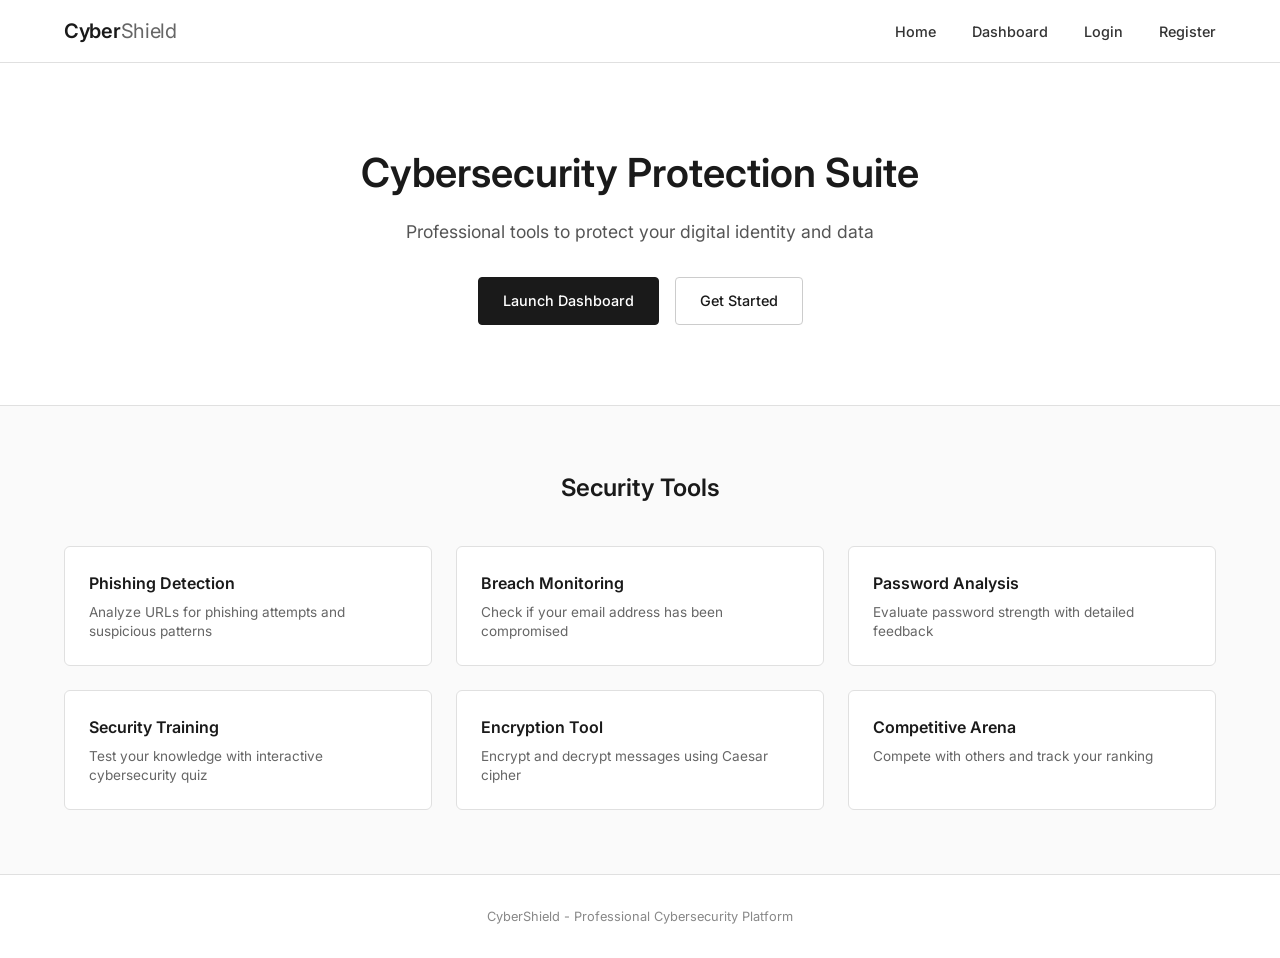
<file: templates/index.html>
<!DOCTYPE html>
<html lang="en">
<head>
    <meta charset="UTF-8">
    <meta name="viewport" content="width=device-width, initial-scale=1.0">
    <title>CyberShield | Professional Cybersecurity Platform</title>
    <link href="https://fonts.googleapis.com/css2?family=Inter:wght@300;400;500;600;700&display=swap" rel="stylesheet">
    <style>
        * {
            margin: 0;
            padding: 0;
            box-sizing: border-box;
        }

        body {
            font-family: 'Inter', sans-serif;
            background: #f5f5f5;
            color: #1a1a1a;
            line-height: 1.5;
        }

        /* Navigation */
        .navbar {
            background: #ffffff;
            border-bottom: 1px solid #e0e0e0;
            padding: 1rem 5%;
            display: flex;
            justify-content: space-between;
            align-items: center;
            position: sticky;
            top: 0;
            z-index: 100;
        }

        .logo {
            font-size: 1.25rem;
            font-weight: 600;
            letter-spacing: -0.3px;
            color: #1a1a1a;
        }

        .logo span {
            font-weight: 400;
            color: #666;
        }

        .nav-links a {
            color: #333;
            text-decoration: none;
            margin-left: 2rem;
            font-size: 0.9rem;
            font-weight: 500;
            transition: color 0.2s;
        }

        .nav-links a:hover {
            color: #000;
        }

        /* Hero Section */
        .hero {
            text-align: center;
            padding: 5rem 2rem;
            background: #ffffff;
            border-bottom: 1px solid #e0e0e0;
        }

        .hero h1 {
            font-size: 2.5rem;
            font-weight: 600;
            margin-bottom: 1rem;
            color: #1a1a1a;
        }

        .hero p {
            font-size: 1.1rem;
            color: #555;
            margin-bottom: 2rem;
        }

        .btn-group {
            display: flex;
            gap: 1rem;
            justify-content: center;
        }

        .btn {
            padding: 0.75rem 1.5rem;
            font-size: 0.9rem;
            font-weight: 500;
            text-decoration: none;
            border-radius: 4px;
            transition: all 0.2s;
        }

        .btn-primary {
            background: #1a1a1a;
            color: #ffffff;
            border: 1px solid #1a1a1a;
        }

        .btn-primary:hover {
            background: #333;
        }

        .btn-outline {
            background: transparent;
            color: #1a1a1a;
            border: 1px solid #ccc;
        }

        .btn-outline:hover {
            border-color: #1a1a1a;
        }

        /* Features Section */
        .features {
            padding: 4rem 5%;
            background: #fafafa;
        }

        .section-title {
            text-align: center;
            font-size: 1.5rem;
            font-weight: 600;
            margin-bottom: 2.5rem;
            color: #1a1a1a;
        }

        .features-grid {
            display: grid;
            grid-template-columns: repeat(auto-fit, minmax(280px, 1fr));
            gap: 1.5rem;
            max-width: 1200px;
            margin: 0 auto;
        }

        .feature-card {
            background: #ffffff;
            padding: 1.5rem;
            border: 1px solid #e0e0e0;
            border-radius: 6px;
            transition: all 0.2s;
            cursor: pointer;
        }

        .feature-card:hover {
            border-color: #1a1a1a;
        }

        .feature-card h3 {
            font-size: 1rem;
            font-weight: 600;
            margin-bottom: 0.5rem;
            color: #1a1a1a;
        }

        .feature-card p {
            font-size: 0.85rem;
            color: #666;
            line-height: 1.4;
        }

        /* Footer */
        .footer {
            text-align: center;
            padding: 2rem;
            background: #ffffff;
            border-top: 1px solid #e0e0e0;
            font-size: 0.8rem;
            color: #888;
        }

        @media (max-width: 768px) {
            .navbar {
                flex-direction: column;
                gap: 1rem;
            }
            .nav-links a {
                margin: 0 0.8rem;
            }
            .hero h1 {
                font-size: 1.8rem;
            }
            .btn-group {
                flex-direction: column;
                align-items: center;
            }
        }
    </style>
</head>
<body>
    <nav class="navbar">
        <div class="logo">Cyber<span>Shield</span></div>
        <div class="nav-links">
            <a href="/">Home</a>
            <a href="/dashboard">Dashboard</a>
            <a href="/login">Login</a>
            <a href="/register">Register</a>
        </div>
    </nav>

    <section class="hero">
        <h1>Cybersecurity Protection Suite</h1>
        <p>Professional tools to protect your digital identity and data</p>
        <div class="btn-group">
            <a href="/dashboard" class="btn btn-primary">Launch Dashboard</a>
            <a href="/register" class="btn btn-outline">Get Started</a>
        </div>
    </section>

    <section class="features">
        <h2 class="section-title">Security Tools</h2>
        <div class="features-grid">
            <div class="feature-card" onclick="location.href='/phishing'">
                <h3>Phishing Detection</h3>
                <p>Analyze URLs for phishing attempts and suspicious patterns</p>
            </div>
            <div class="feature-card" onclick="location.href='/breach'">
                <h3>Breach Monitoring</h3>
                <p>Check if your email address has been compromised</p>
            </div>
            <div class="feature-card" onclick="location.href='/password'">
                <h3>Password Analysis</h3>
                <p>Evaluate password strength with detailed feedback</p>
            </div>
            <div class="feature-card" onclick="location.href='/quiz'">
                <h3>Security Training</h3>
                <p>Test your knowledge with interactive cybersecurity quiz</p>
            </div>
            <div class="feature-card" onclick="location.href='/cipher'">
                <h3>Encryption Tool</h3>
                <p>Encrypt and decrypt messages using Caesar cipher</p>
            </div>
            <div class="feature-card" onclick="location.href='/leaderboard'">
                <h3>Competitive Arena</h3>
                <p>Compete with others and track your ranking</p>
            </div>
        </div>
    </section>

    <footer class="footer">
        <p>CyberShield - Professional Cybersecurity Platform</p>
    </footer>

    <script>
        document.querySelectorAll('.feature-card').forEach(card => {
            card.addEventListener('click', function() {
                const url = this.getAttribute('onclick').match(/'(.*?)'/)[1];
                window.location.href = url;
            });
        });
    </script>
</body>
</html>
</file>
